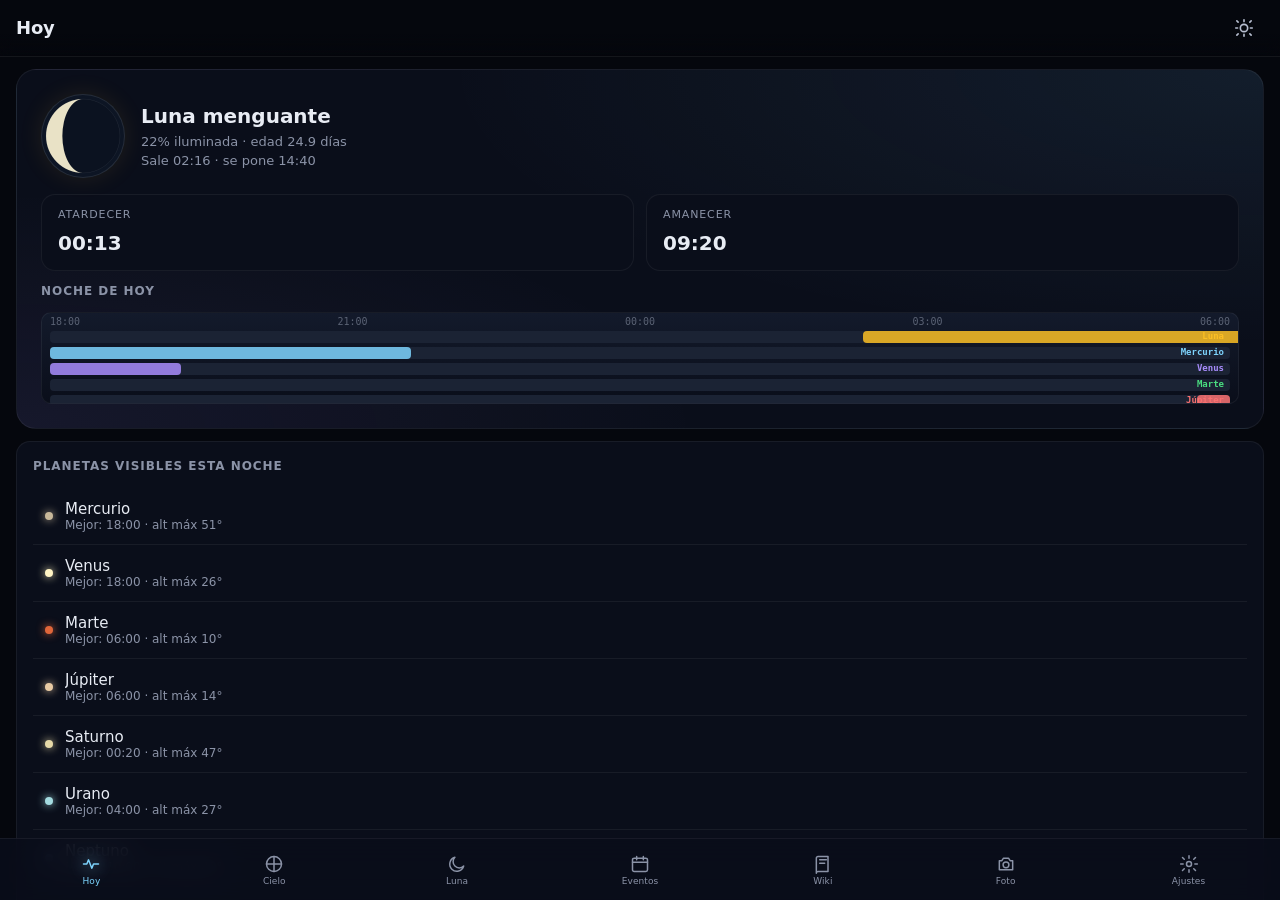
<file: index.html>
<!DOCTYPE html>
<html lang="es">
<head>
  <meta charset="UTF-8" />
  <meta name="viewport" content="width=device-width, initial-scale=1, viewport-fit=cover, user-scalable=no" />
  <meta name="theme-color" content="#05070d" />
  <meta name="color-scheme" content="dark" />
  <meta name="description" content="Guía astronómica offline para observadores aficionados." />

  <title>Cielo Sur</title>

  <!-- PWA -->
  <link rel="manifest" href="./manifest.webmanifest" />

  <!-- iOS -->
  <meta name="apple-mobile-web-app-capable" content="yes" />
  <meta name="apple-mobile-web-app-status-bar-style" content="black-translucent" />
  <meta name="apple-mobile-web-app-title" content="Cielo Sur" />
  <link rel="apple-touch-icon" href="./assets/icon-192.png" />
  <link rel="apple-touch-icon" sizes="512x512" href="./assets/icon-512.png" />

  <!-- Favicon -->
  <link rel="icon" type="image/svg+xml" href="./assets/icon.svg" />

  <link rel="stylesheet" href="./styles.css" />
  <link rel="stylesheet" href="./chart.css" />
</head>
<body>
  <header id="topbar">
    <div class="topbar-inner">
      <h1 id="view-title">Hoy</h1>
      <button id="night-toggle" class="icon-btn" aria-label="Modo noche" title="Modo noche">
        <svg viewBox="0 0 24 24" width="22" height="22" fill="none" stroke="currentColor" stroke-width="1.8" stroke-linecap="round" stroke-linejoin="round">
          <path d="M12 3v2M12 19v2M4.2 4.2l1.4 1.4M18.4 18.4l1.4 1.4M3 12h2M19 12h2M4.2 19.8l1.4-1.4M18.4 5.6l1.4-1.4"/>
          <circle cx="12" cy="12" r="4"/>
        </svg>
      </button>
    </div>
  </header>

  <main id="view" aria-live="polite"></main>

  <nav id="tabbar" role="tablist">
    <button data-route="tonight" class="tab active" aria-label="Hoy">
      <svg viewBox="0 0 24 24" width="20" height="20" fill="none" stroke="currentColor" stroke-width="1.8" stroke-linecap="round" stroke-linejoin="round"><path d="M3 12h4l2-5 4 10 2-5h6"/></svg>
      <span>Hoy</span>
    </button>
    <button data-route="sky" class="tab" aria-label="Cielo">
      <svg viewBox="0 0 24 24" width="20" height="20" fill="none" stroke="currentColor" stroke-width="1.8" stroke-linecap="round" stroke-linejoin="round"><circle cx="12" cy="12" r="9"/><path d="M12 3v18M3 12h18"/></svg>
      <span>Cielo</span>
    </button>
    <button data-route="moon" class="tab" aria-label="Luna">
      <svg viewBox="0 0 24 24" width="20" height="20" fill="none" stroke="currentColor" stroke-width="1.8" stroke-linecap="round" stroke-linejoin="round"><path d="M20 14.5A8.5 8.5 0 1 1 9.5 4a7 7 0 0 0 10.5 10.5Z"/></svg>
      <span>Luna</span>
    </button>
    <button data-route="events" class="tab" aria-label="Eventos">
      <svg viewBox="0 0 24 24" width="20" height="20" fill="none" stroke="currentColor" stroke-width="1.8" stroke-linecap="round" stroke-linejoin="round"><rect x="3" y="5" width="18" height="16" rx="2"/><path d="M3 10h18M8 3v4M16 3v4"/></svg>
      <span>Eventos</span>
    </button>
    <button data-route="wiki" class="tab" aria-label="Wiki">
      <svg viewBox="0 0 24 24" width="20" height="20" fill="none" stroke="currentColor" stroke-width="1.8" stroke-linecap="round" stroke-linejoin="round"><path d="M4 5a2 2 0 0 1 2-2h12v18H6a2 2 0 0 0-2 2V5Z"/><path d="M8 7h8M8 11h6"/></svg>
      <span>Wiki</span>
    </button>
    <button data-route="photo" class="tab" aria-label="Foto">
      <svg viewBox="0 0 24 24" width="20" height="20" fill="none" stroke="currentColor" stroke-width="1.8" stroke-linecap="round" stroke-linejoin="round"><path d="M4 8h3l2-3h6l2 3h3v11H4z"/><circle cx="12" cy="13" r="3.5"/></svg>
      <span>Foto</span>
    </button>
    <button data-route="settings" class="tab" aria-label="Ajustes">
      <svg viewBox="0 0 24 24" width="20" height="20" fill="none" stroke="currentColor" stroke-width="1.8" stroke-linecap="round" stroke-linejoin="round"><circle cx="12" cy="12" r="3"/><path d="M12 2v3M12 19v3M4.2 4.2l2.1 2.1M17.7 17.7l2.1 2.1M2 12h3M19 12h3M4.2 19.8l2.1-2.1M17.7 6.3l2.1-2.1"/></svg>
      <span>Ajustes</span>
    </button>
  </nav>

  <script type="module" src="./app.js"></script>
</body>
</html>
</file>
<file: styles.css>
/* ============================================================
   Cielo Sur — Hoja de estilos principal
   ============================================================ */

:root {
  --bg-0: #05070d;
  --bg-1: #0a0e1a;
  --bg-2: #131a2b;
  --bg-3: #1b2334;
  --tx-hi: #e8ecf4;
  --tx-md: #b6bdcf;
  --tx-lo: #8b93a7;
  --tx-dim: #5a6274;
  --accent: #7dd3fc;
  --accent-2: #a78bfa;
  --warm: #fbbf24;
  --ok: #4ade80;
  --warn: #fb923c;
  --bad: #f87171;
  --line: rgba(255, 255, 255, 0.06);
  --line-2: rgba(255, 255, 255, 0.10);
  --shadow: 0 8px 24px rgba(0, 0, 0, 0.45);
  --r-sm: 10px;
  --r-md: 14px;
  --r-lg: 20px;
  --r-xl: 28px;
  --s-1: 4px;
  --s-2: 8px;
  --s-3: 12px;
  --s-4: 16px;
  --s-5: 24px;
  --s-6: 32px;
  --font: -apple-system, BlinkMacSystemFont, "Segoe UI", "SF Pro Display", "Inter", system-ui, sans-serif;
  --mono: ui-monospace, "SF Mono", "JetBrains Mono", Menlo, monospace;
  --topbar-h: 56px;
  --tabbar-h: 62px;
  --safe-top: env(safe-area-inset-top, 0px);
  --safe-bottom: env(safe-area-inset-bottom, 0px);
  --ease: cubic-bezier(0.2, 0.8, 0.2, 1);
}

html.night-red {
  --bg-0: #000;
  --bg-1: #0a0000;
  --bg-2: #160000;
  --bg-3: #220000;
  --tx-hi: #ff3b3b;
  --tx-md: #d92020;
  --tx-lo: #a01010;
  --tx-dim: #601010;
  --accent: #ff4040;
  --accent-2: #ff4040;
  --warm: #ff5050;
  --ok: #ff4040;
  --warn: #ff4040;
  --bad: #ff4040;
  --line: rgba(255, 60, 60, 0.12);
  --line-2: rgba(255, 60, 60, 0.20);
}

*, *::before, *::after { box-sizing: border-box; }
html, body {
  margin: 0; padding: 0; height: 100%;
  overflow: hidden; overscroll-behavior: none;
}
body {
  font-family: var(--font);
  font-size: 15px; line-height: 1.45;
  color: var(--tx-hi); background: var(--bg-0);
  -webkit-font-smoothing: antialiased;
  -webkit-tap-highlight-color: transparent;
  user-select: none;
  display: flex; flex-direction: column;
  height: 100dvh;
}
h1, h2, h3, h4 { margin: 0; font-weight: 600; letter-spacing: -0.01em; }
h1 { font-size: 20px; }
h2 { font-size: 17px; }
h3 { font-size: 15px; }
p { margin: 0; }
button { font-family: inherit; color: inherit; background: none; border: 0; cursor: pointer; }
input, select, textarea { font-family: inherit; color: inherit; }

#topbar {
  position: sticky; top: 0; z-index: 20;
  padding-top: var(--safe-top);
  background: linear-gradient(180deg, var(--bg-0) 60%, transparent);
  backdrop-filter: blur(8px);
  border-bottom: 1px solid var(--line);
}
.topbar-inner {
  height: var(--topbar-h);
  padding: 0 var(--s-4);
  display: flex; align-items: center; justify-content: space-between;
}
#view-title { font-size: 18px; font-weight: 600; letter-spacing: -0.01em; }
.icon-btn {
  width: 40px; height: 40px;
  display: grid; place-items: center;
  border-radius: 50%; color: var(--tx-md);
  transition: background .15s var(--ease), color .15s var(--ease);
}
.icon-btn:hover, .icon-btn:active { background: var(--bg-2); color: var(--accent); }
.icon-btn.active { color: var(--bad); }

#view {
  flex: 1;
  overflow-y: auto; overflow-x: hidden;
  -webkit-overflow-scrolling: touch;
  padding: var(--s-3) var(--s-4) calc(var(--tabbar-h) + var(--safe-bottom) + var(--s-5));
  animation: viewIn .25s var(--ease);
}
@keyframes viewIn {
  from { opacity: 0; transform: translateY(6px); }
  to { opacity: 1; transform: none; }
}

#tabbar {
  position: fixed; bottom: 0; left: 0; right: 0; z-index: 20;
  height: calc(var(--tabbar-h) + var(--safe-bottom));
  padding-bottom: var(--safe-bottom);
  display: grid;
  grid-template-columns: repeat(7, 1fr);
  background: rgba(10, 14, 26, 0.85);
  backdrop-filter: blur(14px);
  border-top: 1px solid var(--line);
}
html.night-red #tabbar { background: rgba(10, 0, 0, 0.9); }
.tab {
  display: flex; flex-direction: column;
  align-items: center; justify-content: center;
  gap: 2px;
  color: var(--tx-lo);
  font-size: 9px; font-weight: 500; letter-spacing: 0.01em;
  transition: color .15s var(--ease);
  padding: 6px 0;
}
.tab.active { color: var(--accent); }
.tab.active svg { filter: drop-shadow(0 0 8px var(--accent)); }
.tab:active { transform: scale(0.95); }

.card {
  background: var(--bg-1);
  border: 1px solid var(--line);
  border-radius: var(--r-md);
  padding: var(--s-4);
  margin-bottom: var(--s-3);
}
.card.elevated { background: var(--bg-2); }
.card.hero {
  background:
    radial-gradient(120% 140% at 100% 0%, rgba(125, 211, 252, 0.08), transparent 55%),
    radial-gradient(100% 120% at 0% 100%, rgba(167, 139, 250, 0.08), transparent 55%),
    var(--bg-1);
  border-radius: var(--r-lg);
  padding: var(--s-5);
}
.card-title {
  font-size: 12px; font-weight: 600;
  text-transform: uppercase; letter-spacing: 0.08em;
  color: var(--tx-lo); margin-bottom: var(--s-3);
}

.chip {
  display: inline-flex; align-items: center; gap: 6px;
  padding: 6px 12px; border-radius: 999px;
  background: var(--bg-2); border: 1px solid var(--line);
  color: var(--tx-md); font-size: 12px; font-weight: 500;
  white-space: nowrap;
}
.chip.active { background: var(--accent); color: #05202c; border-color: transparent; }
.chip-row {
  display: flex; gap: var(--s-2);
  overflow-x: auto; scrollbar-width: none;
  padding: var(--s-1) 0;
  margin: 0 calc(-1 * var(--s-4));
  padding-left: var(--s-4); padding-right: var(--s-4);
}
.chip-row::-webkit-scrollbar { display: none; }

.btn {
  display: inline-flex; align-items: center; justify-content: center;
  gap: 8px; min-height: 44px;
  padding: 0 var(--s-4);
  border-radius: var(--r-sm);
  background: var(--bg-2); border: 1px solid var(--line-2);
  color: var(--tx-hi); font-size: 14px; font-weight: 500;
  transition: transform .1s var(--ease), background .15s var(--ease);
}
.btn:active { transform: scale(0.97); }
.btn.primary {
  background: var(--accent); color: #05202c;
  border-color: transparent; font-weight: 600;
}
.btn.ghost { background: transparent; }
.btn.full { width: 100%; }

.list { display: flex; flex-direction: column; }
.list-item {
  display: flex; align-items: center; gap: var(--s-3);
  padding: var(--s-3); border-radius: var(--r-sm);
  transition: background .15s var(--ease);
  text-align: left; width: 100%;
}
.list-item:active { background: var(--bg-2); }
.list-item + .list-item { border-top: 1px solid var(--line); border-radius: 0; }
.list-item .li-dot {
  width: 8px; height: 8px; border-radius: 50%;
  background: var(--accent);
  flex: 0 0 auto;
  box-shadow: 0 0 8px currentColor;
}
.list-item .li-main { flex: 1; min-width: 0; }
.list-item .li-name {
  font-size: 15px; font-weight: 500; color: var(--tx-hi);
  white-space: nowrap; overflow: hidden; text-overflow: ellipsis;
}
.list-item .li-sub {
  font-size: 12px; color: var(--tx-lo);
  white-space: nowrap; overflow: hidden; text-overflow: ellipsis;
}
.list-item .li-value {
  font-family: var(--mono); font-size: 13px; color: var(--tx-md);
  white-space: nowrap;
}

.hero-moon { display: flex; align-items: center; gap: var(--s-4); margin-bottom: var(--s-4); }
.moon-orb {
  width: 84px; height: 84px; border-radius: 50%;
  flex: 0 0 auto; position: relative;
  background: #0d1524;
  box-shadow: inset 0 0 0 1px var(--line-2), 0 0 24px rgba(251, 191, 36, 0.10);
  overflow: hidden;
}
.moon-orb canvas { width: 100%; height: 100%; display: block; }
.hero-info { flex: 1; }
.hero-phase { font-size: 20px; font-weight: 600; margin-bottom: 2px; }
.hero-sub { font-size: 13px; color: var(--tx-lo); }

.timeline {
  margin-top: var(--s-3);
  position: relative; height: 92px;
  border-radius: var(--r-sm);
  background: linear-gradient(180deg, var(--bg-2), var(--bg-1));
  border: 1px solid var(--line);
  overflow: hidden;
}
.timeline-hours {
  position: absolute; inset: 0 0 auto 0; height: 18px;
  display: flex; justify-content: space-between;
  padding: 0 8px; align-items: center;
  font-family: var(--mono); font-size: 10px; color: var(--tx-dim);
}
.timeline-grid { position: absolute; inset: 18px 8px 8px 8px; }
.tl-row {
  position: absolute; left: 0; right: 0; height: 12px;
  border-radius: 4px; background: var(--bg-3);
}
.tl-bar {
  position: absolute; top: 0; bottom: 0;
  border-radius: 4px; background: var(--accent); opacity: 0.85;
}
.tl-label {
  position: absolute; right: 6px; top: 50%; transform: translateY(-50%);
  font-family: var(--mono); font-size: 9px;
  color: rgba(0,0,0,0.75); font-weight: 600; pointer-events: none;
}

.kpi-grid { display: grid; grid-template-columns: 1fr 1fr; gap: var(--s-3); margin-bottom: var(--s-3); }
.kpi {
  background: var(--bg-1);
  border: 1px solid var(--line);
  border-radius: var(--r-md);
  padding: var(--s-3) var(--s-4);
}
.kpi .kpi-label {
  font-size: 11px; color: var(--tx-lo);
  text-transform: uppercase; letter-spacing: 0.08em; margin-bottom: 6px;
}
.kpi .kpi-value {
  font-size: 20px; font-weight: 600; color: var(--tx-hi);
  font-variant-numeric: tabular-nums;
}
.kpi .kpi-unit { font-size: 12px; color: var(--tx-lo); margin-left: 4px; font-weight: 400; }

.search-wrap { position: relative; margin-bottom: var(--s-3); }
.search-wrap svg {
  position: absolute; left: 14px; top: 50%; transform: translateY(-50%);
  color: var(--tx-dim);
}
.search-input {
  width: 100%; height: 44px;
  padding: 0 var(--s-4) 0 42px;
  background: var(--bg-1);
  border: 1px solid var(--line);
  border-radius: var(--r-sm);
  font-size: 15px; color: var(--tx-hi);
  outline: none;
  transition: border-color .15s var(--ease);
}
.search-input:focus { border-color: var(--accent); }
.search-input::placeholder { color: var(--tx-dim); }

.moon-cal {
  display: grid; grid-template-columns: repeat(7, 1fr);
  gap: 2px; margin-top: var(--s-3);
}
.moon-cal .dow {
  text-align: center;
  font-size: 10px; color: var(--tx-dim);
  padding: 4px 0;
  text-transform: uppercase; letter-spacing: 0.08em;
}
.moon-day {
  aspect-ratio: 1;
  display: flex;
  flex-direction: column;
  align-items: center;
  justify-content: center;
  gap: 2px;
  padding: 2px;
  border-radius: var(--r-sm);
  color: var(--tx-md);
  font-size: 11px;
  line-height: 1;
  position: relative;
  transition: background .15s var(--ease);
}
.moon-day > span {
  display: block;
  line-height: 1;
  font-variant-numeric: tabular-nums;
}
.moon-day canvas {
  display: block;
  width: 18px;
  height: 18px;
  flex: 0 0 auto;
}
.moon-day:active { background: var(--bg-2); }
.moon-day.today { background: var(--bg-2); color: var(--accent); font-weight: 600; }
.moon-day.today canvas { filter: drop-shadow(0 0 4px rgba(125, 211, 252, 0.4)); }
.moon-day.other-month { opacity: 0.25; }

.field { margin-bottom: var(--s-3); }
.field label {
  display: block; font-size: 12px; color: var(--tx-lo);
  margin-bottom: 6px;
  text-transform: uppercase; letter-spacing: 0.06em;
}
.field input, .field select {
  width: 100%; height: 44px;
  padding: 0 var(--s-3);
  background: var(--bg-2);
  border: 1px solid var(--line);
  border-radius: var(--r-sm);
  font-size: 15px; outline: none;
}
.field input:focus, .field select:focus { border-color: var(--accent); }

.result-box {
  background: linear-gradient(135deg, rgba(125, 211, 252, 0.08), rgba(167, 139, 250, 0.08));
  border: 1px solid var(--line-2);
  border-radius: var(--r-md);
  padding: var(--s-4); text-align: center;
}
.result-big {
  font-size: 40px; font-weight: 700;
  color: var(--accent);
  font-variant-numeric: tabular-nums;
  line-height: 1;
}
.result-unit { font-size: 14px; color: var(--tx-lo); margin-left: 6px; }
.result-sub { font-size: 12px; color: var(--tx-lo); margin-top: var(--s-2); }

.sheet-backdrop {
  position: fixed; inset: 0;
  background: rgba(0, 0, 0, 0.65);
  backdrop-filter: blur(4px);
  z-index: 40;
  opacity: 0; pointer-events: none;
  transition: opacity .2s var(--ease);
}
.sheet-backdrop.open { opacity: 1; pointer-events: auto; }
.sheet {
  position: fixed; left: 0; right: 0; bottom: 0;
  z-index: 50;
  background: var(--bg-1);
  border-top-left-radius: var(--r-xl);
  border-top-right-radius: var(--r-xl);
  border-top: 1px solid var(--line-2);
  max-height: 85dvh;
  overflow-y: auto;
  padding: var(--s-5) var(--s-4) calc(var(--s-5) + var(--safe-bottom));
  transform: translateY(100%);
  transition: transform .28s var(--ease);
}
.sheet.open { transform: none; }
.sheet-handle {
  width: 40px; height: 4px;
  background: var(--line-2); border-radius: 2px;
  margin: 0 auto var(--s-4);
}
.sheet h2 { font-size: 22px; margin-bottom: 4px; }
.sheet .sheet-type {
  font-size: 12px; color: var(--accent);
  text-transform: uppercase; letter-spacing: 0.08em;
  margin-bottom: var(--s-4);
}
.sheet .data-grid {
  display: grid; grid-template-columns: 1fr 1fr;
  gap: var(--s-3); margin: var(--s-4) 0;
}
.sheet .data-cell {
  background: var(--bg-2); border-radius: var(--r-sm);
  padding: var(--s-3);
}
.sheet .data-cell .dc-label {
  font-size: 10px; color: var(--tx-lo);
  text-transform: uppercase; letter-spacing: 0.06em;
  margin-bottom: 4px;
}
.sheet .data-cell .dc-value {
  font-size: 15px; font-weight: 500;
  font-family: var(--mono);
}
.sheet p.body { font-size: 14px; color: var(--tx-md); line-height: 1.55; margin-bottom: var(--s-3); }

/* ============ NUEVOS: Eventos ============ */
.event-item {
  display: flex; align-items: flex-start; gap: var(--s-3);
  padding: var(--s-3) 0;
  border-bottom: 1px solid var(--line);
}
.event-item:last-child { border-bottom: 0; }
.event-icon {
  width: 42px; height: 42px; border-radius: 12px;
  flex: 0 0 auto;
  display: grid; place-items: center;
  font-size: 20px;
  background: var(--bg-2);
  border: 1px solid var(--line);
}
.event-icon.moon   { color: #fef3c7; }
.event-icon.meteor { color: #7dd3fc; }
.event-icon.season { color: #a78bfa; }
.event-body { flex: 1; min-width: 0; }
.event-name { font-size: 15px; font-weight: 500; margin-bottom: 2px; }
.event-when {
  font-family: var(--mono); font-size: 12px;
  color: var(--accent); margin-bottom: 4px;
}
.event-desc { font-size: 12px; color: var(--tx-lo); line-height: 1.4; }
.event-countdown {
  font-family: var(--mono);
  font-size: 11px; color: var(--tx-lo);
  background: var(--bg-2);
  padding: 2px 8px; border-radius: 999px;
  white-space: nowrap;
}
.event-countdown.soon { color: var(--warm); }
.event-countdown.today { color: var(--ok); font-weight: 600; }

/* ============ NUEVOS: Diario ============ */
.journal-item {
  padding: var(--s-3) 0;
  border-bottom: 1px solid var(--line);
}
.journal-item:last-child { border-bottom: 0; }
.journal-head {
  display: flex; justify-content: space-between;
  align-items: baseline; gap: var(--s-3);
  margin-bottom: 4px;
}
.journal-name { font-size: 14px; font-weight: 500; }
.journal-date { font-family: var(--mono); font-size: 11px; color: var(--tx-lo); }
.journal-notes {
  font-size: 13px; color: var(--tx-md);
  line-height: 1.45;
  white-space: pre-wrap;
  word-break: break-word;
}
.journal-empty {
  text-align: center; padding: var(--s-4) 0;
  color: var(--tx-lo); font-size: 13px; line-height: 1.5;
}

/* ============ NUEVOS: Vía Láctea ============ */
.mw-chart {
  width: 100%; height: 90px;
  margin: var(--s-3) 0;
  display: block;
  background: var(--bg-2);
  border-radius: var(--r-sm);
  border: 1px solid var(--line);
}
.mw-badge {
  display: inline-flex; align-items: center; gap: 6px;
  padding: 6px 12px; border-radius: 999px;
  background: var(--bg-2); border: 1px solid var(--line);
  font-size: 12px; font-weight: 500;
  color: var(--tx-md);
}
.mw-badge.ok { color: var(--ok); border-color: var(--ok); }
.mw-badge.warn { color: var(--warm); border-color: var(--warm); }
.mw-badge.bad { color: var(--bad); border-color: var(--bad); }

.switch-row {
  display: flex; align-items: center; justify-content: space-between;
  padding: var(--s-3) 0;
  border-bottom: 1px solid var(--line);
}
.switch-row:last-child { border-bottom: 0; }
.switch-row .sr-label { font-size: 15px; }
.switch-row .sr-desc { font-size: 12px; color: var(--tx-lo); margin-top: 2px; }
.switch {
  width: 44px; height: 26px;
  background: var(--bg-3); border-radius: 999px;
  position: relative;
  transition: background .2s var(--ease);
  flex: 0 0 auto;
}
.switch::after {
  content: ""; position: absolute;
  top: 3px; left: 3px;
  width: 20px; height: 20px;
  background: #fff; border-radius: 50%;
  transition: transform .2s var(--ease);
}
.switch.on { background: var(--accent); }
.switch.on::after { transform: translateX(18px); }

.muted { color: var(--tx-lo); }
.mono { font-family: var(--mono); font-variant-numeric: tabular-nums; }
.row { display: flex; align-items: center; gap: var(--s-3); }
.row.between { justify-content: space-between; }
.spacer { flex: 1; }
.mt-3 { margin-top: var(--s-3); }
.mt-4 { margin-top: var(--s-4); }
.text-sm { font-size: 13px; }
.text-xs { font-size: 11px; }

/* ============================================================
   Wiki — cards, listado y ficha
   ============================================================ */
.wiki-count {
  font-size: 11px;
  color: var(--tx-dim);
  text-transform: uppercase;
  letter-spacing: 0.08em;
  padding: 0 4px 8px;
}
.wiki-grid {
  display: flex;
  flex-direction: column;
  gap: 6px;
}
.wiki-empty {
  text-align: center;
  padding: 40px 0;
  color: var(--tx-lo);
  font-size: 13px;
}
.wiki-card {
  display: flex;
  align-items: center;
  gap: 12px;
  padding: 12px 14px;
  background: var(--bg-1);
  border: 1px solid var(--line);
  border-radius: var(--r-md);
  text-align: left;
  width: 100%;
  transition: background .15s var(--ease), border-color .15s var(--ease), transform .1s var(--ease);
}
.wiki-card:active {
  background: var(--bg-2);
  transform: scale(0.995);
}
.wiki-card-dot {
  width: 10px;
  height: 10px;
  border-radius: 50%;
  flex: 0 0 auto;
}
.wiki-card-body {
  flex: 1;
  min-width: 0;
  display: flex;
  flex-direction: column;
  gap: 2px;
}
.wiki-card-name {
  font-size: 15px;
  font-weight: 500;
  color: var(--tx-hi);
  white-space: nowrap;
  overflow: hidden;
  text-overflow: ellipsis;
}
.wiki-card-sub {
  font-size: 11px;
  color: var(--tx-lo);
  white-space: nowrap;
  overflow: hidden;
  text-overflow: ellipsis;
}
.wiki-card-right {
  font-family: var(--mono);
  font-size: 11px;
  color: var(--tx-md);
  white-space: nowrap;
  flex: 0 0 auto;
}

/* ============================================================
   Ficha de objeto — secciones
   ============================================================ */
.sheet-hero {
  display: flex;
  align-items: center;
  gap: 14px;
  margin-bottom: 18px;
  padding-bottom: 16px;
  border-bottom: 1px solid var(--line);
}
.sheet-hero-dot {
  width: 44px;
  height: 44px;
  border-radius: 50%;
  flex: 0 0 auto;
}
.sheet-hero-info { flex: 1; min-width: 0; }
.sheet-hero-info h2 {
  font-size: 24px;
  font-weight: 600;
  letter-spacing: -0.02em;
  margin-bottom: 2px;
}
.sheet-hero-info .sheet-type {
  font-size: 12px;
  color: var(--accent);
  text-transform: uppercase;
  letter-spacing: 0.06em;
  margin: 0;
}
.sheet-section-title {
  font-size: 11px;
  font-weight: 600;
  text-transform: uppercase;
  letter-spacing: 0.10em;
  color: var(--tx-dim);
  margin: 20px 0 10px;
}
.sheet .body {
  font-size: 14px;
  color: var(--tx-md);
  line-height: 1.6;
  margin: 0;
}
.facts-list {
  margin: 0;
  padding-left: 0;
  list-style: none;
  display: flex;
  flex-direction: column;
  gap: 8px;
}
.facts-list li {
  font-size: 13px;
  color: var(--tx-md);
  line-height: 1.5;
  padding-left: 18px;
  position: relative;
}
.facts-list li::before {
  content: '·';
  position: absolute;
  left: 4px;
  color: var(--accent);
  font-weight: bold;
  font-size: 18px;
  line-height: 1;
  top: 2px;
}
.related-chips {
  display: flex;
  flex-wrap: wrap;
  gap: 6px;
}
.related-chips .chip {
  cursor: pointer;
  transition: background .15s var(--ease);
}
.related-chips .chip:active {
  background: var(--bg-3);
}
</file>
<file: chart.css>
/* ============================================================
   Cielo Sur — Estilos de la carta del cielo
   Vista circular + panel mínimo (play + hora + reset + slider).
   ============================================================ */

.chart-wrap {
  position: relative;
  width: 100%;
  max-width: min(100%, 52vh, 480px);
  aspect-ratio: 1 / 1;
  margin: 0 auto;
  touch-action: none;
}

.chart-wrap canvas {
  position: absolute;
  inset: 0;
  width: 100%;
  height: 100%;
  display: block;
  touch-action: none;
  cursor: grab;
}
.chart-wrap canvas:active { cursor: grabbing; }

/* Overlay superior: solo botones de capas */
.chart-overlay {
  position: absolute;
  inset: 0;
  pointer-events: none;
  z-index: 2;
}
.chart-overlay .co-top {
  position: absolute;
  top: 6px;
  right: 6px;
  display: flex;
  gap: 6px;
  pointer-events: auto;
}

.chart-btn {
  width: 36px;
  height: 36px;
  border-radius: 50%;
  display: grid;
  place-items: center;
  background: rgba(5, 7, 13, 0.72);
  backdrop-filter: blur(8px);
  border: 1px solid var(--line-2);
  color: var(--tx-md);
  font-size: 12px;
  font-weight: 600;
  transition: background .15s var(--ease), color .15s var(--ease), border-color .15s var(--ease);
}
.chart-btn:active { transform: scale(0.94); }
.chart-btn.on {
  color: var(--accent);
  border-color: var(--accent);
  background: rgba(125, 211, 252, 0.10);
}
html.night-red .chart-btn { background: rgba(10, 0, 0, 0.82); }

.chart-hint {
  position: absolute;
  left: 50%;
  top: 50%;
  transform: translate(-50%, -50%);
  max-width: 78%;
  background: rgba(5, 7, 13, 0.88);
  backdrop-filter: blur(6px);
  border: 1px solid var(--line-2);
  border-radius: var(--r-md);
  padding: 12px 18px;
  font-size: 13px;
  line-height: 1.5;
  color: var(--tx-md);
  text-align: center;
  pointer-events: none;
  opacity: 1;
  transition: opacity .6s var(--ease);
  z-index: 3;
}
.chart-hint.hide { opacity: 0; }
html.night-red .chart-hint { background: rgba(10, 0, 0, 0.9); }

/* ============================================================
   Panel de control (mínimo)
   ============================================================ */
.sim-panel {
  margin-top: 12px;
  background: var(--bg-1);
  border: 1px solid var(--line);
  border-radius: var(--r-md);
  padding: 10px 12px;
  display: flex;
  flex-direction: column;
  gap: 6px;
}
.sim-panel.playing {
  border-color: rgba(125, 211, 252, 0.45);
  box-shadow: 0 0 0 1px rgba(125, 211, 252, 0.15), 0 0 20px rgba(125, 211, 252, 0.08);
}

.sim-head {
  display: flex;
  align-items: center;
  gap: 12px;
}

.sim-play {
  width: 46px;
  height: 46px;
  border-radius: 50%;
  display: grid;
  place-items: center;
  background: var(--bg-2);
  border: 1px solid var(--line-2);
  color: var(--tx-hi);
  transition: background .15s var(--ease), color .15s var(--ease), border-color .15s var(--ease), transform .1s var(--ease);
  flex: 0 0 auto;
}
.sim-play:active { transform: scale(0.94); }
.sim-play.playing {
  background: var(--accent);
  color: #05202c;
  border-color: transparent;
  box-shadow: 0 0 20px rgba(125, 211, 252, 0.35);
}
.sim-play svg { display: block; }

.sim-time {
  flex: 1;
  min-width: 0;
  display: flex;
  flex-direction: column;
  justify-content: center;
  line-height: 1.1;
}
.sim-time-value {
  font-family: var(--mono);
  font-size: 22px;
  font-weight: 600;
  color: var(--tx-hi);
  font-variant-numeric: tabular-nums;
  letter-spacing: -0.01em;
}
.sim-time-delta {
  font-family: var(--mono);
  font-size: 11px;
  color: var(--tx-lo);
  letter-spacing: 0.02em;
  margin-top: 1px;
}
.sim-time-delta.now { color: var(--accent); }
.sim-time-delta.future { color: var(--accent-2); }
.sim-time-delta.past { color: var(--warm); }

.sim-reset {
  width: 34px;
  height: 34px;
  border-radius: 50%;
  display: grid;
  place-items: center;
  background: transparent;
  border: 1px solid var(--line);
  color: var(--tx-lo);
  transition: background .15s var(--ease), color .15s var(--ease);
  flex: 0 0 auto;
}
.sim-reset:active { background: var(--bg-2); color: var(--tx-md); }

.sim-range {
  -webkit-appearance: none;
  appearance: none;
  width: 100%;
  height: 22px;
  background: transparent;
  outline: none;
  cursor: pointer;
}
.sim-range::-webkit-slider-runnable-track {
  height: 4px;
  border-radius: 2px;
  background: linear-gradient(90deg,
    rgba(251, 191, 36, 0.40) 0%,
    rgba(251, 191, 36, 0.40) 49%,
    rgba(125, 211, 252, 0.70) 50%,
    rgba(125, 211, 252, 0.40) 51%,
    rgba(167, 139, 250, 0.40) 100%);
}
.sim-range::-moz-range-track {
  height: 4px;
  border-radius: 2px;
  background: var(--bg-3);
}
.sim-range::-webkit-slider-thumb {
  -webkit-appearance: none;
  appearance: none;
  width: 18px; height: 18px;
  border-radius: 50%;
  background: var(--accent);
  border: 2px solid var(--bg-0);
  box-shadow: 0 0 0 1px var(--accent), 0 0 12px rgba(125, 211, 252, 0.5);
  margin-top: -7px;
  cursor: grab;
}
.sim-range::-moz-range-thumb {
  width: 18px; height: 18px;
  border-radius: 50%;
  background: var(--accent);
  border: 2px solid var(--bg-0);
  box-shadow: 0 0 0 1px var(--accent);
  cursor: grab;
}
.sim-range:active::-webkit-slider-thumb { cursor: grabbing; }

/* Info compacta bajo el panel */
.chart-info {
  display: flex;
  justify-content: center;
  gap: 8px;
  margin-top: 8px;
  font-family: var(--mono);
  font-size: 11px;
  color: var(--tx-lo);
}
.chart-info .ci-pill {
  background: var(--bg-1);
  border: 1px solid var(--line);
  border-radius: 999px;
  padding: 3px 10px;
}

/* Leyenda */
.chart-legend {
  display: flex;
  gap: 14px;
  margin-top: 10px;
  justify-content: center;
  font-size: 11px;
  color: var(--tx-lo);
  flex-wrap: wrap;
}
.chart-legend .lg-item { display: flex; align-items: center; gap: 6px; }
.chart-legend .lg-dot {
  width: 8px; height: 8px; border-radius: 50%;
  background: #e8ecf4;
  box-shadow: 0 0 6px currentColor;
}
.chart-legend .lg-dot.planet { background: var(--warm); box-shadow: 0 0 6px var(--warm); }
.chart-legend .lg-dot.dso {
  background: transparent;
  border: 1.5px solid var(--accent-2);
  box-shadow: 0 0 6px var(--accent-2);
}
</file>
